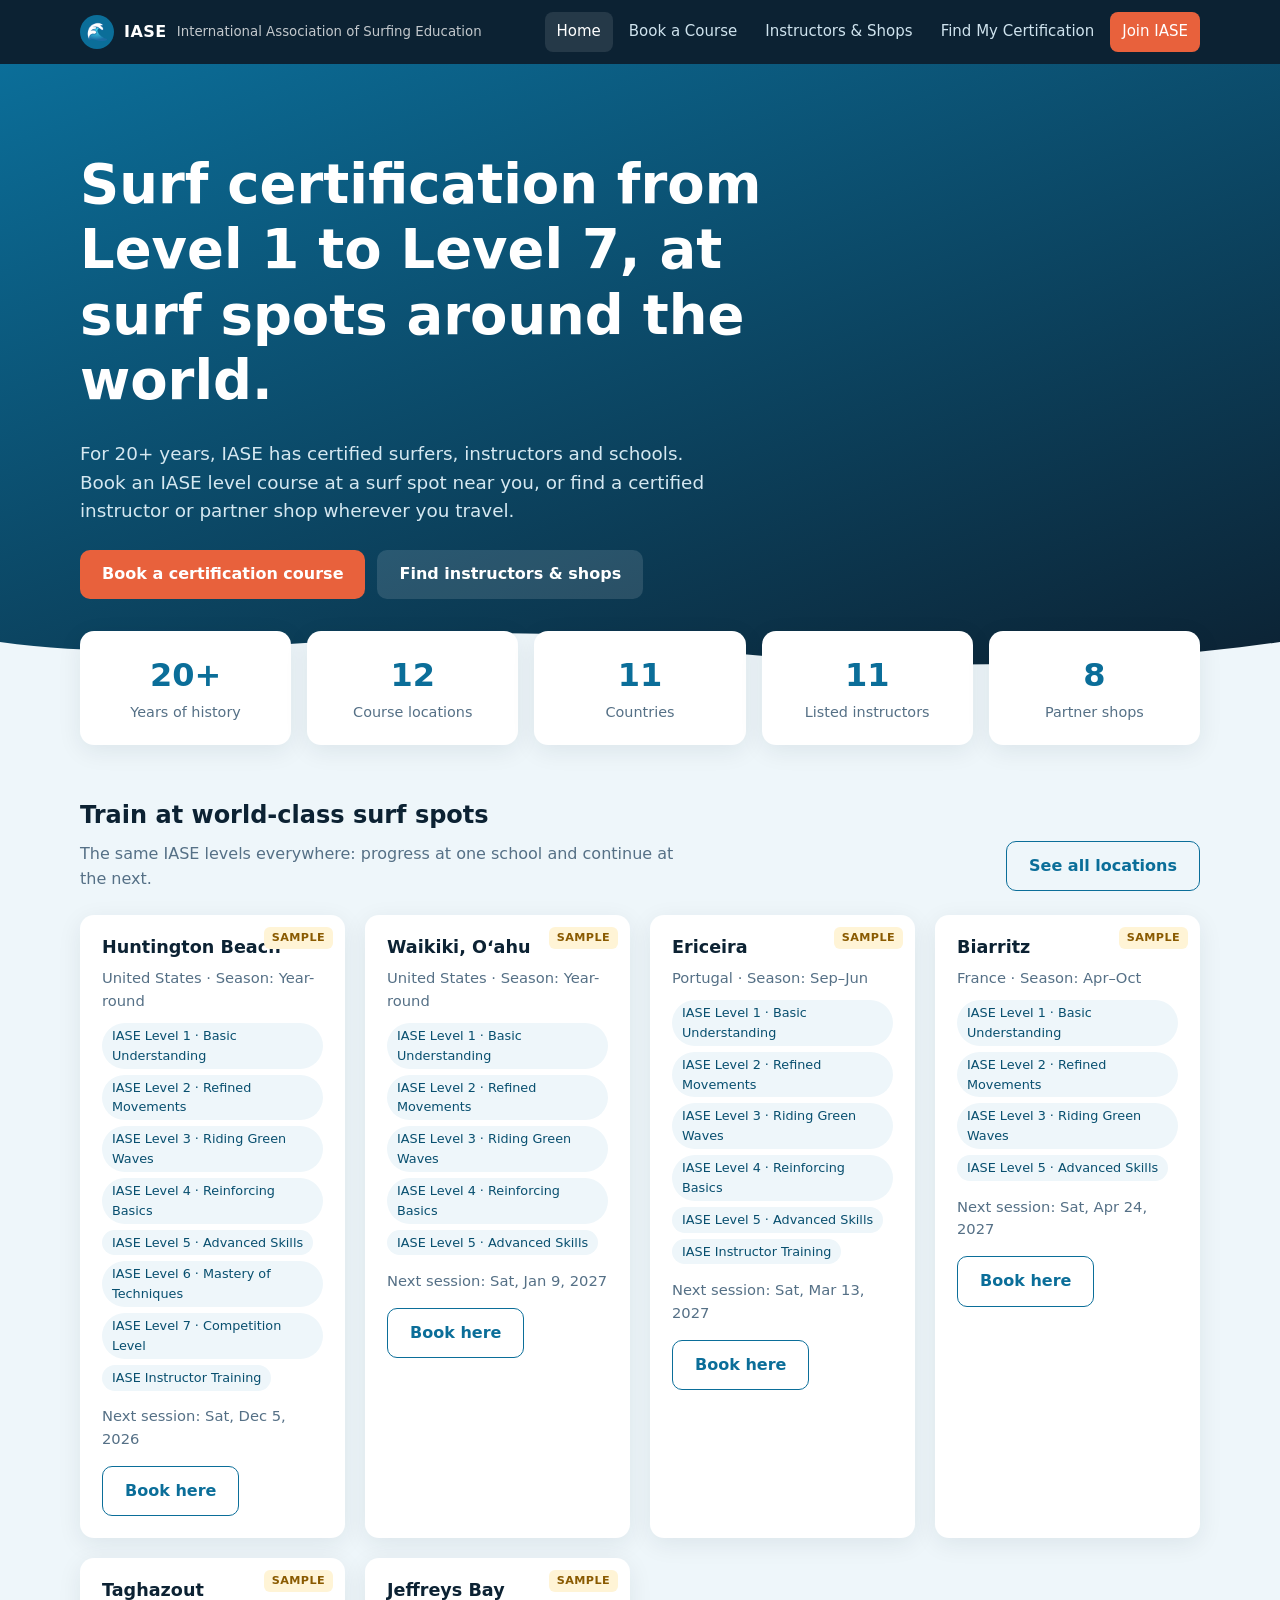
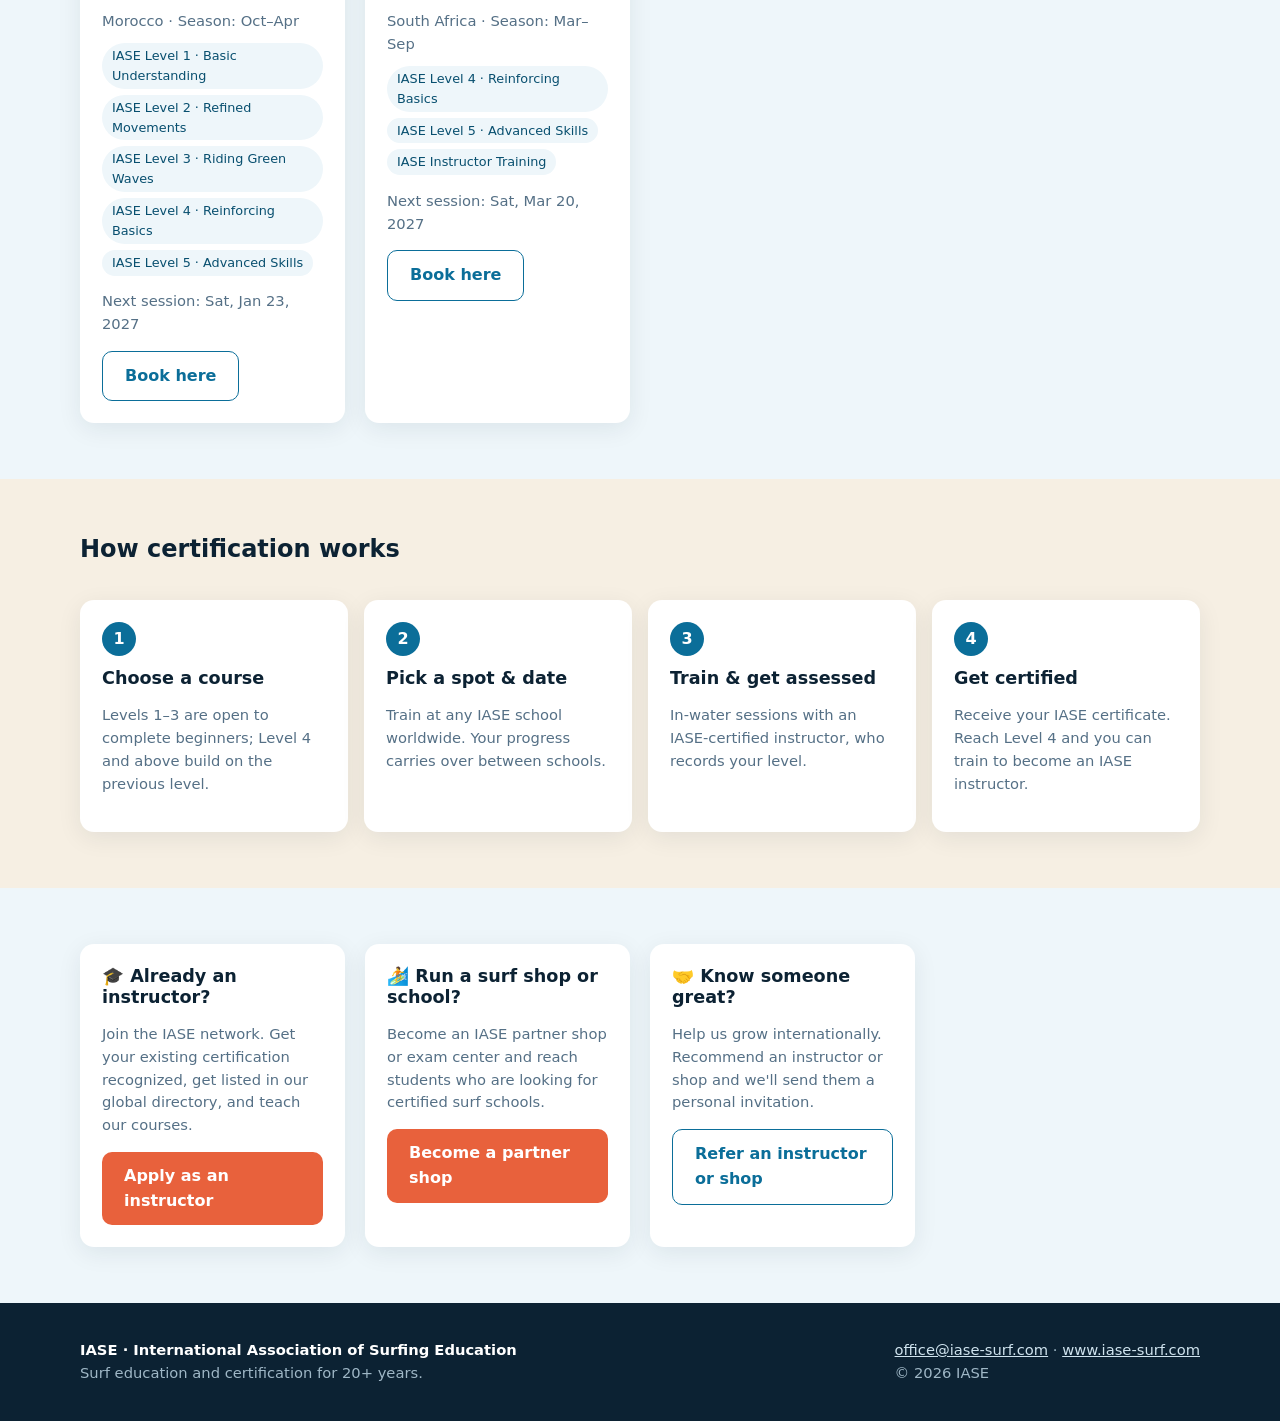
<file: index.html>
<!doctype html>
<html lang="en">
<head>
  <meta charset="utf-8">
  <meta name="viewport" content="width=device-width, initial-scale=1">
  <title>IASE · International Association of Surfing Education</title>
  <meta name="description" content="Surf certification courses at surf spots worldwide, plus a global directory of IASE certified instructors and partner surf shops.">
  <link rel="stylesheet" href="css/styles.css">
</head>
<body data-page="home">
  <header class="site-header" id="site-header"></header>

  <main>
    <div class="hero">
      <div class="container">
        <h1>Surf certification from Level 1 to Level 7, at surf spots around the world.</h1>
        <p>For <span data-org="yearsActive"></span> years, <span data-org="orgShortName"></span> has certified surfers, instructors and schools. Book an IASE level course at a surf spot near you, or find a certified instructor or partner shop wherever you travel.</p>
        <div class="btn-row">
          <a class="btn btn-primary" href="courses.html">Book a certification course</a>
          <a class="btn btn-ghost" href="directory.html">Find instructors &amp; shops</a>
        </div>
      </div>
    </div>

    <div class="container">
      <div class="stats">
        <div class="stat"><strong data-org="yearsActive"></strong><span>Years of history</span></div>
        <div class="stat"><strong id="stat-spots"></strong><span>Course locations</span></div>
        <div class="stat"><strong id="stat-countries"></strong><span>Countries</span></div>
        <div class="stat"><strong id="stat-instructors"></strong><span>Listed instructors</span></div>
        <div class="stat"><strong id="stat-shops"></strong><span>Partner shops</span></div>
      </div>
    </div>

    <section>
      <div class="container">
        <div class="section-head">
          <div>
            <h2>Train at world-class surf spots</h2>
            <p>The same <span data-org="orgShortName"></span> levels everywhere: progress at one school and continue at the next.</p>
          </div>
          <a class="btn btn-outline" href="courses.html">See all locations</a>
        </div>
        <div class="grid" id="featured-spots"></div>
      </div>
    </section>

    <section class="band">
      <div class="container">
        <div class="section-head"><div><h2>How certification works</h2></div></div>
        <div class="steps">
          <div class="card"><h3>Choose a course</h3><p class="meta">Levels 1–3 are open to complete beginners; Level 4 and above build on the previous level.</p></div>
          <div class="card"><h3>Pick a spot &amp; date</h3><p class="meta">Train at any IASE school worldwide. Your progress carries over between schools.</p></div>
          <div class="card"><h3>Train &amp; get assessed</h3><p class="meta">In-water sessions with an IASE-certified instructor, who records your level.</p></div>
          <div class="card"><h3>Get certified</h3><p class="meta">Receive your IASE certificate. Reach Level 4 and you can train to become an IASE instructor.</p></div>
        </div>
      </div>
    </section>

    <section>
      <div class="container">
        <div class="grid">
          <div class="card">
            <h3>🎓 Already an instructor?</h3>
            <p class="meta">Join the <span data-org="orgShortName"></span> network. Get your existing certification recognized, get listed in our global directory, and teach our courses.</p>
            <a class="btn btn-primary" href="join.html?as=instructor">Apply as an instructor</a>
          </div>
          <div class="card">
            <h3>🏄 Run a surf shop or school?</h3>
            <p class="meta">Become an <span data-org="orgShortName"></span> partner shop or exam center and reach students who are looking for certified surf schools.</p>
            <a class="btn btn-primary" href="join.html?as=shop">Become a partner shop</a>
          </div>
          <div class="card">
            <h3>🤝 Know someone great?</h3>
            <p class="meta">Help us grow internationally. Recommend an instructor or shop and we'll send them a personal invitation.</p>
            <a class="btn btn-outline" href="join.html?as=refer">Refer an instructor or shop</a>
          </div>
        </div>
      </div>
    </section>
  </main>

  <footer class="site-footer" id="site-footer"></footer>
  <script src="js/config.js"></script>
  <script src="data/data.js"></script>
  <script src="js/app.js"></script>
</body>
</html>
</file>
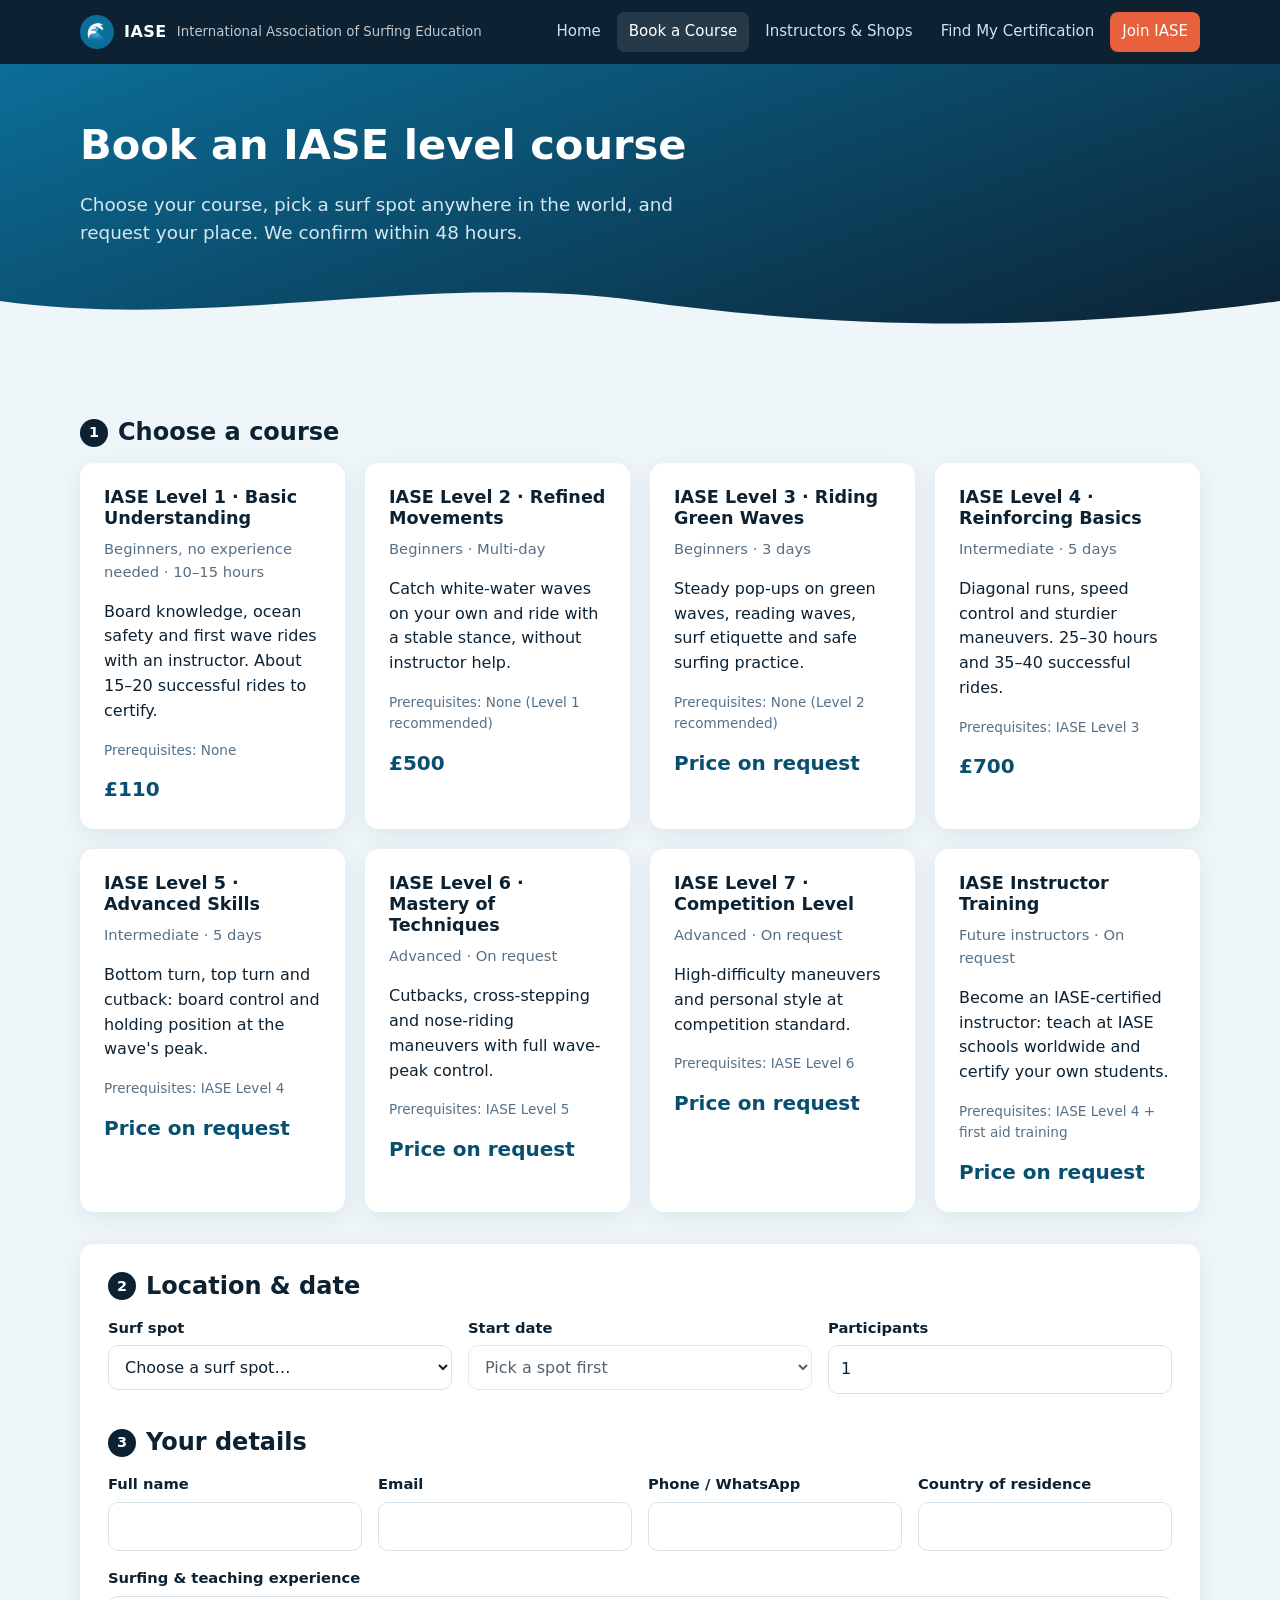
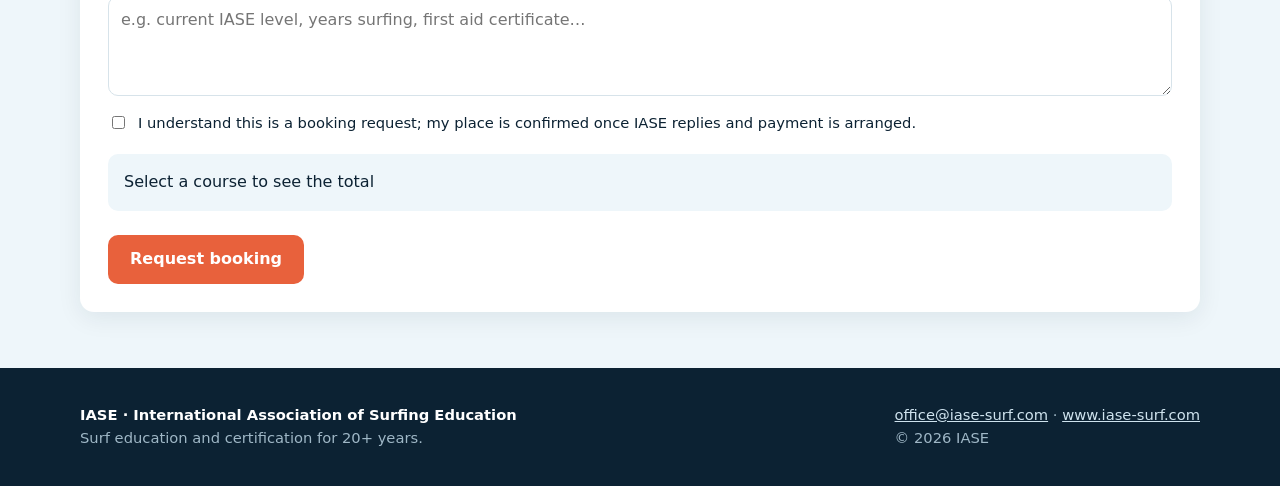
<file: courses.html>
<!doctype html>
<html lang="en">
<head>
  <meta charset="utf-8">
  <meta name="viewport" content="width=device-width, initial-scale=1">
  <title>Book a Course · IASE</title>
  <meta name="description" content="Book an IASE surf certification course at surf spots worldwide.">
  <link rel="stylesheet" href="css/styles.css">
</head>
<body data-page="courses">
  <header class="site-header" id="site-header"></header>

  <main>
    <div class="hero page-hero">
      <div class="container">
        <h1>Book an IASE level course</h1>
        <p>Choose your course, pick a surf spot anywhere in the world, and request your place. We confirm within 48 hours.</p>
      </div>
    </div>

    <section>
      <div class="container">
        <form id="booking-form" novalidate>
          <h2 class="step-title"><span>1</span> Choose a course</h2>
          <div class="grid" id="course-list"></div>

          <div class="form-card" style="margin-top:32px">
            <h2 class="step-title" style="margin-top:0"><span>2</span> Location &amp; date</h2>
            <div class="form-grid">
              <div class="field">
                <label for="spot">Surf spot</label>
                <select id="spot" name="spot" required></select>
                <span class="hint" id="spot-info"></span>
              </div>
              <div class="field">
                <label for="session">Start date</label>
                <select id="session" name="session" required></select>
              </div>
              <div class="field">
                <label for="participants">Participants</label>
                <input id="participants" name="participants" type="number" min="1" max="12" value="1" required>
              </div>
            </div>

            <h2 class="step-title"><span>3</span> Your details</h2>
            <div class="form-grid">
              <div class="field"><label for="name">Full name</label><input id="name" name="name" autocomplete="name" required></div>
              <div class="field"><label for="email">Email</label><input id="email" name="email" type="email" autocomplete="email" required></div>
              <div class="field"><label for="phone">Phone / WhatsApp</label><input id="phone" name="phone" type="tel" autocomplete="tel"></div>
              <div class="field"><label for="country">Country of residence</label><input id="country" name="country" autocomplete="country-name" required></div>
              <div class="field full"><label for="experience">Surfing &amp; teaching experience</label><textarea id="experience" name="experience" placeholder="e.g. current IASE level, years surfing, first aid certificate…"></textarea></div>
              <label class="check field full"><input type="checkbox" name="agree" value="yes" required> I understand this is a booking request; my place is confirmed once IASE replies and payment is arranged.</label>
            </div>

            <div class="summary">
              <div id="summary-text"></div>
              <div class="price" id="summary-total"></div>
            </div>
            <div class="btn-row"><button class="btn btn-primary" type="submit">Request booking</button></div>
            <div class="form-result" id="form-result" aria-live="polite"></div>
          </div>
        </form>
      </div>
    </section>
  </main>

  <footer class="site-footer" id="site-footer"></footer>
  <script src="js/config.js"></script>
  <script src="data/data.js"></script>
  <script src="js/app.js"></script>
</body>
</html>
</file>
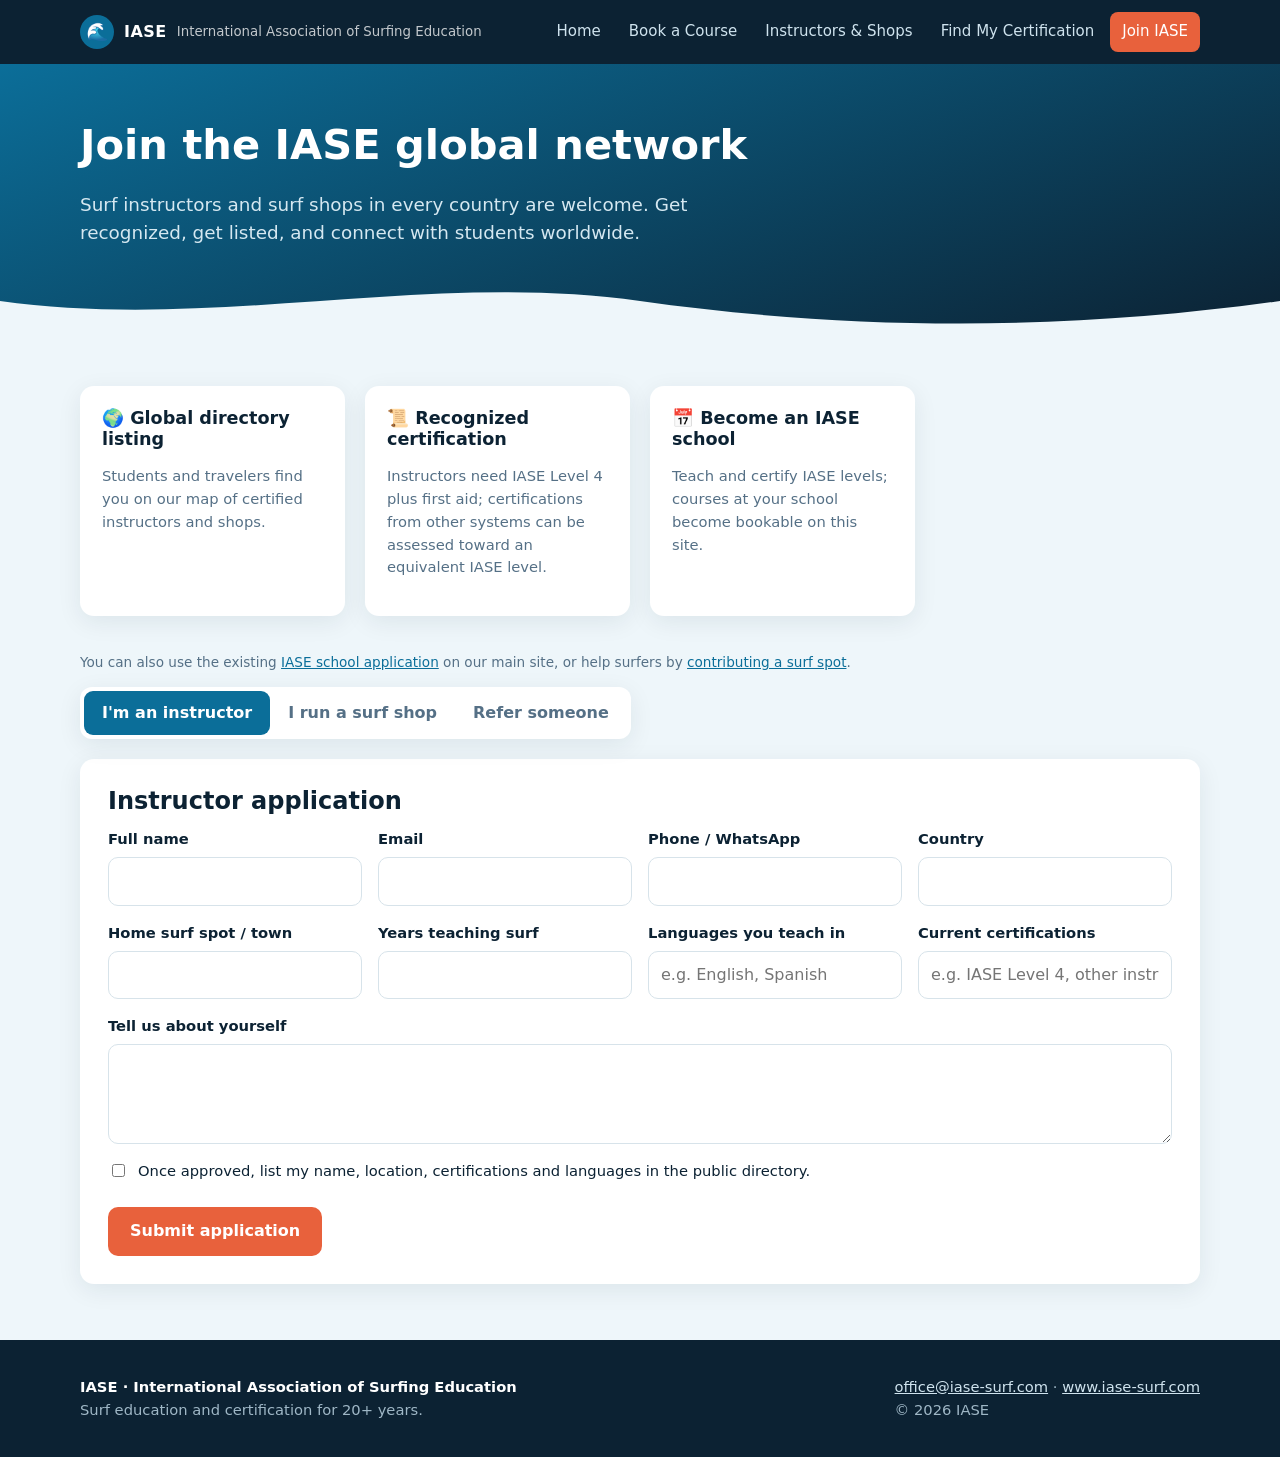
<file: join.html>
<!doctype html>
<html lang="en">
<head>
  <meta charset="utf-8">
  <meta name="viewport" content="width=device-width, initial-scale=1">
  <title>Join IASE · Instructors &amp; Surf Shops</title>
  <meta name="description" content="Surf instructors and surf shops worldwide: join the IASE network.">
  <link rel="stylesheet" href="css/styles.css">
</head>
<body data-page="join">
  <header class="site-header" id="site-header"></header>

  <main>
    <div class="hero page-hero">
      <div class="container">
        <h1>Join the IASE global network</h1>
        <p>Surf instructors and surf shops in every country are welcome. Get recognized, get listed, and connect with students worldwide.</p>
      </div>
    </div>

    <section>
      <div class="container">
        <div class="grid" style="margin-bottom:36px">
          <div class="card"><h3>🌍 Global directory listing</h3><p class="meta">Students and travelers find you on our map of certified instructors and shops.</p></div>
          <div class="card"><h3>📜 Recognized certification</h3><p class="meta">Instructors need IASE Level 4 plus first aid; certifications from other systems can be assessed toward an equivalent IASE level.</p></div>
          <div class="card"><h3>📅 Become an IASE school</h3><p class="meta">Teach and certify IASE levels; courses at your school become bookable on this site.</p></div>
        </div>

        <p class="hint">You can also use the existing <a href="https://www.iase-surf.com/iase/association/create">IASE school application</a> on our main site, or help surfers by <a href="https://www.iase-surf.com/iase/spots/contribute">contributing a surf spot</a>.</p>
        <div class="tabs" role="tablist">
          <button type="button" data-tab="instructor">I'm an instructor</button>
          <button type="button" data-tab="shop">I run a surf shop</button>
          <button type="button" data-tab="refer">Refer someone</button>
        </div>

        <div data-panel="instructor" class="form-card">
          <form id="instructor-form">
            <h2>Instructor application</h2>
            <div class="form-grid">
              <div class="field"><label for="i-name">Full name</label><input id="i-name" name="name" required autocomplete="name"></div>
              <div class="field"><label for="i-email">Email</label><input id="i-email" name="email" type="email" required autocomplete="email"></div>
              <div class="field"><label for="i-phone">Phone / WhatsApp</label><input id="i-phone" name="phone" type="tel"></div>
              <div class="field"><label for="i-country">Country</label><input id="i-country" name="country" list="countries-i" required></div>
              <div class="field"><label for="i-spot">Home surf spot / town</label><input id="i-spot" name="homeSpot" required></div>
              <div class="field"><label for="i-years">Years teaching surf</label><input id="i-years" name="yearsTeaching" type="number" min="0" max="70" required></div>
              <div class="field"><label for="i-langs">Languages you teach in</label><input id="i-langs" name="languages" placeholder="e.g. English, Spanish" required></div>
              <div class="field"><label for="i-certs">Current certifications</label><input id="i-certs" name="certifications" placeholder="e.g. IASE Level 4, other instructor certification, first aid"></div>
              <div class="field full"><label for="i-msg">Tell us about yourself</label><textarea id="i-msg" name="message"></textarea></div>
              <label class="check field full"><input type="checkbox" name="listingConsent" value="yes"> Once approved, list my name, location, certifications and languages in the public directory.</label>
            </div>
            <datalist id="countries-i" class="countries"></datalist>
            <div class="btn-row"><button class="btn btn-primary" type="submit">Submit application</button></div>
            <div class="form-result" aria-live="polite"></div>
          </form>
        </div>

        <div data-panel="shop" class="form-card" hidden>
          <form id="shop-form">
            <h2>Partner shop application</h2>
            <div class="form-grid">
              <div class="field"><label for="s-name">Shop / school name</label><input id="s-name" name="shopName" required></div>
              <div class="field"><label for="s-contact">Contact person</label><input id="s-contact" name="contactName" required></div>
              <div class="field"><label for="s-email">Email</label><input id="s-email" name="email" type="email" required></div>
              <div class="field"><label for="s-phone">Phone / WhatsApp</label><input id="s-phone" name="phone" type="tel"></div>
              <div class="field"><label for="s-country">Country</label><input id="s-country" name="country" list="countries-s" required></div>
              <div class="field"><label for="s-city">City / surf spot</label><input id="s-city" name="city" required></div>
              <div class="field"><label for="s-web">Website or social media</label><input id="s-web" name="website" type="url" placeholder="https://"></div>
              <div class="field"><label for="s-staff">Number of instructors</label><input id="s-staff" name="instructorCount" type="number" min="0"></div>
              <div class="field full">
                <label>Services</label>
                <div class="tags">
                  <label class="check"><input type="checkbox" name="svcLessons" value="yes"> Lessons</label>
                  <label class="check"><input type="checkbox" name="svcRentals" value="yes"> Rentals</label>
                  <label class="check"><input type="checkbox" name="svcRetail" value="yes"> Retail</label>
                  <label class="check"><input type="checkbox" name="svcCamp" value="yes"> Surf camp</label>
                  <label class="check"><input type="checkbox" name="svcExam" value="yes"> Want to become an IASE school</label>
                </div>
              </div>
              <div class="field full"><label for="s-msg">Anything else?</label><textarea id="s-msg" name="message"></textarea></div>
            </div>
            <datalist id="countries-s" class="countries"></datalist>
            <div class="btn-row"><button class="btn btn-primary" type="submit">Submit application</button></div>
            <div class="form-result" aria-live="polite"></div>
          </form>
        </div>

        <div data-panel="refer" class="form-card" hidden>
          <form id="refer-form">
            <h2>Refer an instructor or shop</h2>
            <p class="meta">Know a great instructor or surf shop abroad? Tell us and we'll send them a personal invitation that mentions your recommendation.</p>
            <div class="form-grid">
              <div class="field"><label for="r-your">Your name</label><input id="r-your" name="referrerName" required></div>
              <div class="field"><label for="r-your-email">Your email</label><input id="r-your-email" name="referrerEmail" type="email" required></div>
              <div class="field"><label for="r-name">Their name or shop name</label><input id="r-name" name="inviteeName" required></div>
              <div class="field"><label for="r-email">Their email</label><input id="r-email" name="inviteeEmail" type="email" required></div>
              <div class="field"><label for="r-type">They are a…</label><select id="r-type" name="inviteeType"><option>Instructor</option><option>Surf shop / school</option></select></div>
              <div class="field"><label for="r-country">Their country</label><input id="r-country" name="inviteeCountry" list="countries-r"></div>
              <label class="check field full"><input type="checkbox" name="inviteeConsent" value="yes" required> They're happy for me to share their contact details with IASE.</label>
            </div>
            <datalist id="countries-r" class="countries"></datalist>
            <div class="btn-row"><button class="btn btn-primary" type="submit">Send referral</button></div>
            <div class="form-result" aria-live="polite"></div>
          </form>
        </div>
      </div>
    </section>
  </main>

  <footer class="site-footer" id="site-footer"></footer>
  <script src="js/config.js"></script>
  <script src="data/data.js"></script>
  <script src="js/app.js"></script>
</body>
</html>
</file>
<file: css/styles.css>
:root {
  --ink: #0c2233;
  --muted: #557086;
  --ocean: #0b6e99;
  --ocean-dark: #084f6f;
  --sand: #f6efe3;
  --foam: #eef6fa;
  --coral: #e8613c;
  --line: #d7e3ea;
  --card: #ffffff;
  --radius: 14px;
  --shadow: 0 6px 24px rgba(12, 34, 51, 0.08);
}

* { box-sizing: border-box; }
html { scroll-behavior: smooth; }
body {
  margin: 0;
  font-family: "Inter", system-ui, -apple-system, "Segoe UI", Roboto, sans-serif;
  color: var(--ink);
  background: var(--foam);
  line-height: 1.55;
}
a { color: var(--ocean); }
img { max-width: 100%; }
h1, h2, h3 { line-height: 1.2; margin: 0 0 .5em; }
.container { width: min(1120px, 100% - 32px); margin-inline: auto; }

/* Header */
.site-header { background: var(--ink); color: #fff; position: sticky; top: 0; z-index: 1000; }
.site-header .container { display: flex; align-items: center; justify-content: space-between; gap: 16px; min-height: 64px; flex-wrap: wrap; }
.brand { color: #fff; text-decoration: none; font-weight: 800; letter-spacing: .5px; display: flex; align-items: center; gap: 10px; }
.brand small { font-weight: 400; opacity: .75; letter-spacing: 0; }
.brand-mark { width: 34px; height: 34px; border-radius: 50%; background: var(--ocean); display: grid; place-items: center; font-size: 18px; }
.nav { display: flex; gap: 4px; flex-wrap: wrap; }
.nav a { color: #cfe3ee; text-decoration: none; padding: 8px 12px; border-radius: 8px; font-size: 15px; }
.nav a:hover, .nav a[aria-current="page"] { background: rgba(255,255,255,.1); color: #fff; }
.nav a.cta { background: var(--coral); color: #fff; }

/* Hero */
.hero { background: linear-gradient(160deg, #0b6e99 0%, #0c2233 100%); color: #fff; padding: 88px 0 72px; position: relative; overflow: hidden; }
.hero::after { content: ""; position: absolute; left: 0; right: 0; bottom: -1px; height: 60px;
  background: url("data:image/svg+xml,%3Csvg xmlns='http://www.w3.org/2000/svg' viewBox='0 0 1440 60' preserveAspectRatio='none'%3E%3Cpath d='M0 30 C240 60 480 0 720 30 S1200 60 1440 30 V60 H0Z' fill='%23eef6fa'/%3E%3C/svg%3E") no-repeat bottom/100% 100%; }
.hero h1 { font-size: clamp(2rem, 5vw, 3.4rem); max-width: 760px; }
.hero p { font-size: 1.15rem; max-width: 640px; color: #d5e8f1; }
.page-hero { padding: 56px 0 64px; }
.page-hero h1 { font-size: clamp(1.8rem, 4vw, 2.6rem); }

.btn { display: inline-block; border: 0; cursor: pointer; padding: 12px 22px; border-radius: 10px; font: inherit; font-weight: 600; text-decoration: none; }
.btn-primary { background: var(--coral); color: #fff; }
.btn-primary:hover { filter: brightness(1.08); }
.btn-ghost { background: rgba(255,255,255,.12); color: #fff; }
.btn-outline { background: transparent; color: var(--ocean); border: 1.5px solid var(--ocean); }
.btn:disabled { opacity: .5; cursor: not-allowed; }
.btn-row { display: flex; gap: 12px; flex-wrap: wrap; margin-top: 24px; }

/* Sections & grids */
section { padding: 56px 0; }
.section-head { display: flex; justify-content: space-between; align-items: end; gap: 16px; flex-wrap: wrap; margin-bottom: 24px; }
.section-head p { color: var(--muted); margin: 0; max-width: 620px; }
.grid { display: grid; gap: 20px; grid-template-columns: repeat(auto-fill, minmax(260px, 1fr)); }
.card { background: var(--card); border-radius: var(--radius); box-shadow: var(--shadow); padding: 22px; position: relative; }
.card h3 { font-size: 1.1rem; }
.card .meta { color: var(--muted); font-size: .92rem; }
.card.selectable { cursor: pointer; border: 2px solid transparent; transition: border-color .15s, transform .15s; }
.card.selectable:hover { transform: translateY(-2px); }
.card.selected { border-color: var(--ocean); }
.price { font-weight: 800; font-size: 1.25rem; color: var(--ocean-dark); }
.tags { display: flex; flex-wrap: wrap; gap: 6px; margin-top: 10px; }
.tag { background: var(--foam); color: var(--ocean-dark); border-radius: 999px; padding: 3px 10px; font-size: .8rem; }
.badge-sample { position: absolute; top: 12px; right: 12px; background: #fff4d6; color: #8a5a00; font-size: .7rem; font-weight: 700; padding: 2px 8px; border-radius: 6px; text-transform: uppercase; letter-spacing: .4px; }

.stats { display: grid; grid-template-columns: repeat(auto-fit, minmax(160px, 1fr)); gap: 16px; margin-top: -40px; position: relative; z-index: 2; }
.stat { background: #fff; border-radius: var(--radius); box-shadow: var(--shadow); padding: 20px; text-align: center; }
.stat strong { display: block; font-size: 2rem; color: var(--ocean); }
.stat span { color: var(--muted); font-size: .9rem; }

.band { background: var(--sand); }
.steps { counter-reset: step; display: grid; gap: 16px; grid-template-columns: repeat(auto-fit, minmax(220px, 1fr)); }
.steps .card::before { counter-increment: step; content: counter(step); display: grid; place-items: center; width: 34px; height: 34px; border-radius: 50%; background: var(--ocean); color: #fff; font-weight: 700; margin-bottom: 12px; }

/* Forms */
.form-card { background: #fff; border-radius: var(--radius); box-shadow: var(--shadow); padding: 28px; }
.form-grid { display: grid; gap: 16px; grid-template-columns: repeat(auto-fit, minmax(240px, 1fr)); }
.field { display: flex; flex-direction: column; gap: 6px; }
.field.full { grid-column: 1 / -1; }
label { font-weight: 600; font-size: .92rem; }
input, select, textarea { font: inherit; padding: 11px 12px; border: 1.5px solid var(--line); border-radius: 10px; background: #fff; color: var(--ink); width: 100%; }
input:focus, select:focus, textarea:focus { outline: none; border-color: var(--ocean); box-shadow: 0 0 0 3px rgba(11,110,153,.15); }
textarea { min-height: 100px; resize: vertical; }
.check { display: flex; gap: 10px; align-items: flex-start; font-weight: 400; }
.check input { width: auto; margin-top: 4px; }
.field.check { flex-direction: row; }
.hint { color: var(--muted); font-size: .85rem; }
.step-title { display: flex; align-items: center; gap: 10px; margin: 32px 0 16px; }
.step-title span { background: var(--ink); color: #fff; width: 28px; height: 28px; border-radius: 50%; display: grid; place-items: center; font-size: .9rem; }

.summary { background: var(--foam); border-radius: 10px; padding: 16px; display: flex; justify-content: space-between; align-items: center; gap: 12px; flex-wrap: wrap; margin-top: 20px; }
.notice { border-radius: 10px; padding: 16px 18px; margin-top: 20px; }
.notice.ok { background: #e3f6ea; color: #14532d; }
.notice.warn { background: #fff4d6; color: #6b4500; }
.notice.err { background: #fde4dd; color: #7a1d06; }

.tabs { display: inline-flex; background: #fff; border-radius: 12px; padding: 4px; box-shadow: var(--shadow); margin-bottom: 20px; }
.tabs button { border: 0; background: transparent; padding: 10px 18px; border-radius: 9px; font: inherit; font-weight: 600; color: var(--muted); cursor: pointer; }
.tabs button.active { background: var(--ocean); color: #fff; }

/* Directory */
#map { height: 440px; border-radius: var(--radius); box-shadow: var(--shadow); z-index: 1; }
.filters { display: grid; gap: 12px; grid-template-columns: 2fr 1fr 1fr; margin: 24px 0; }
.result-count { color: var(--muted); margin-bottom: 12px; }
.empty { text-align: center; color: var(--muted); padding: 40px; }

/* Footer */
.site-footer { background: var(--ink); color: #9fb7c6; padding: 36px 0; font-size: .92rem; }
.site-footer .container { display: flex; justify-content: space-between; gap: 16px; flex-wrap: wrap; }
.site-footer a { color: #cfe3ee; }

@media (max-width: 720px) {
  .filters { grid-template-columns: 1fr; }
  .hero { padding: 56px 0 64px; }
  .site-header .container { padding: 10px 0; }
  #map { height: 320px; }
}
</file>
